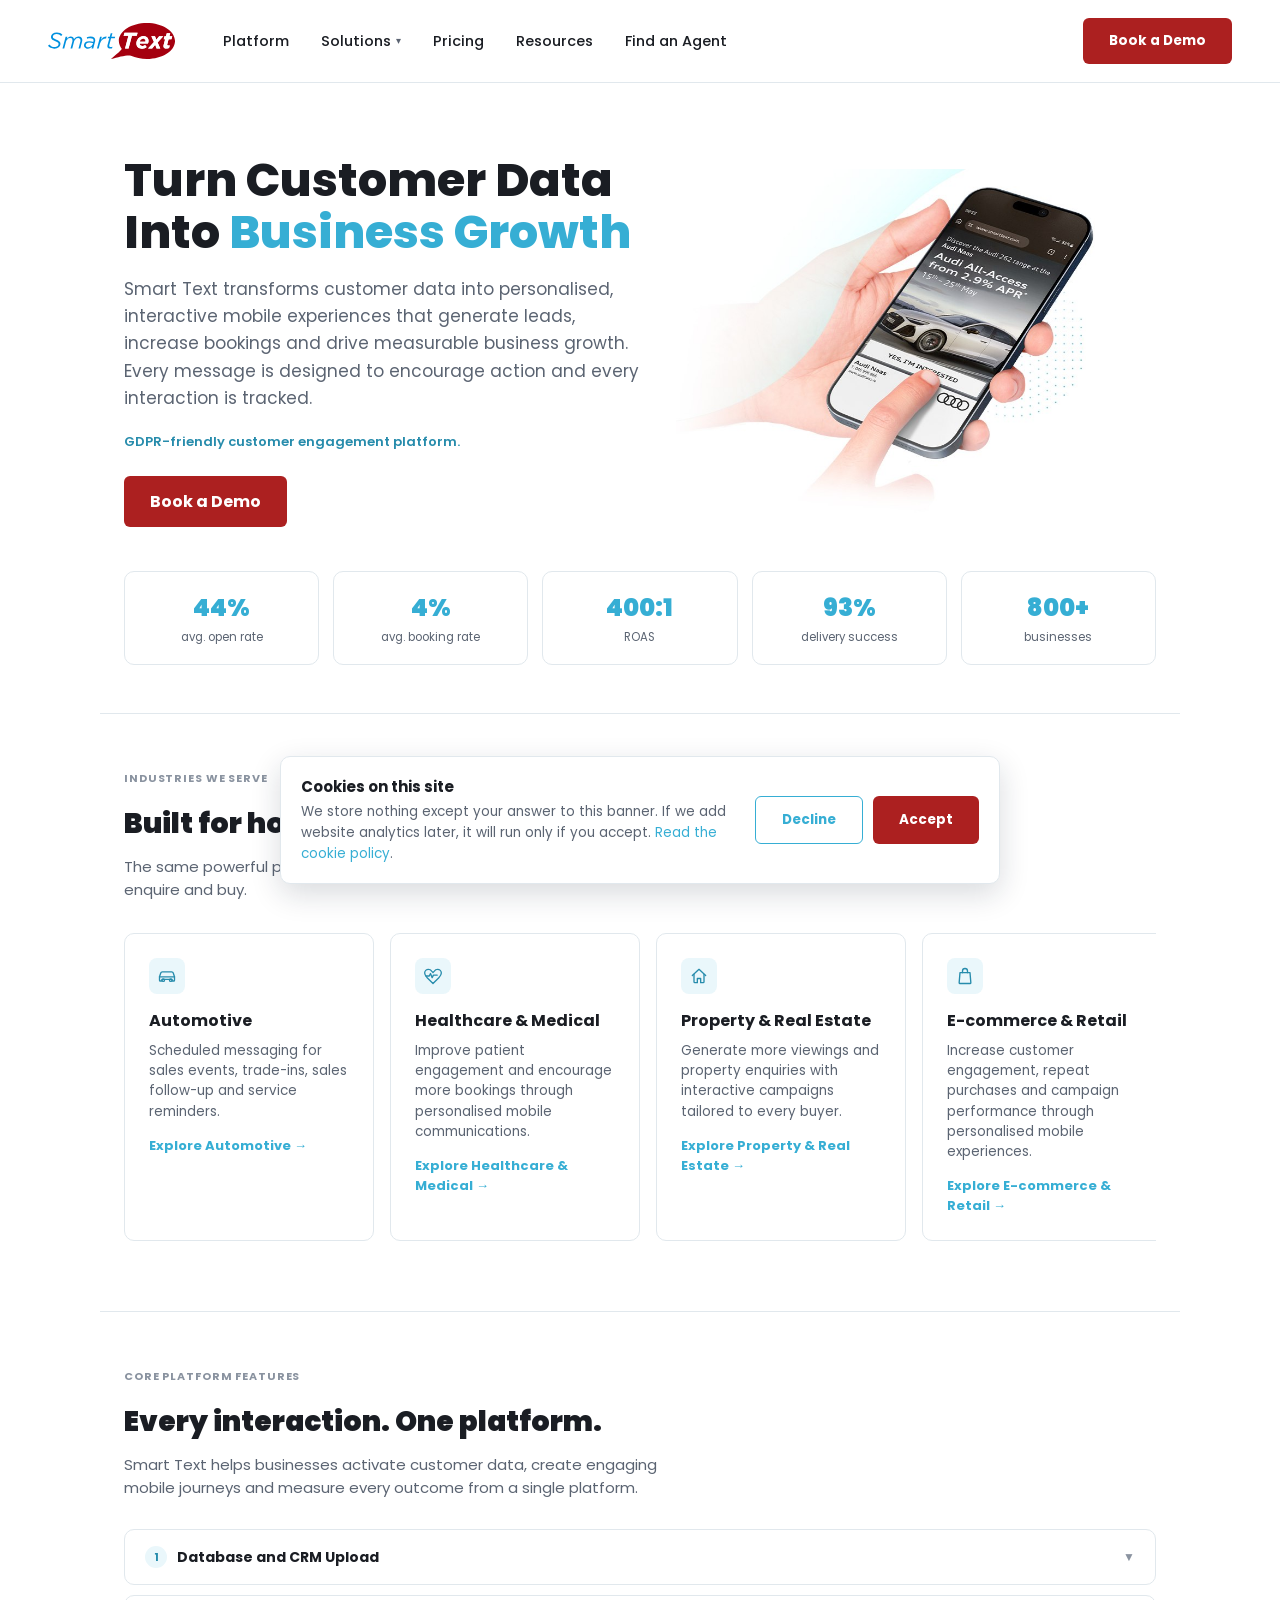
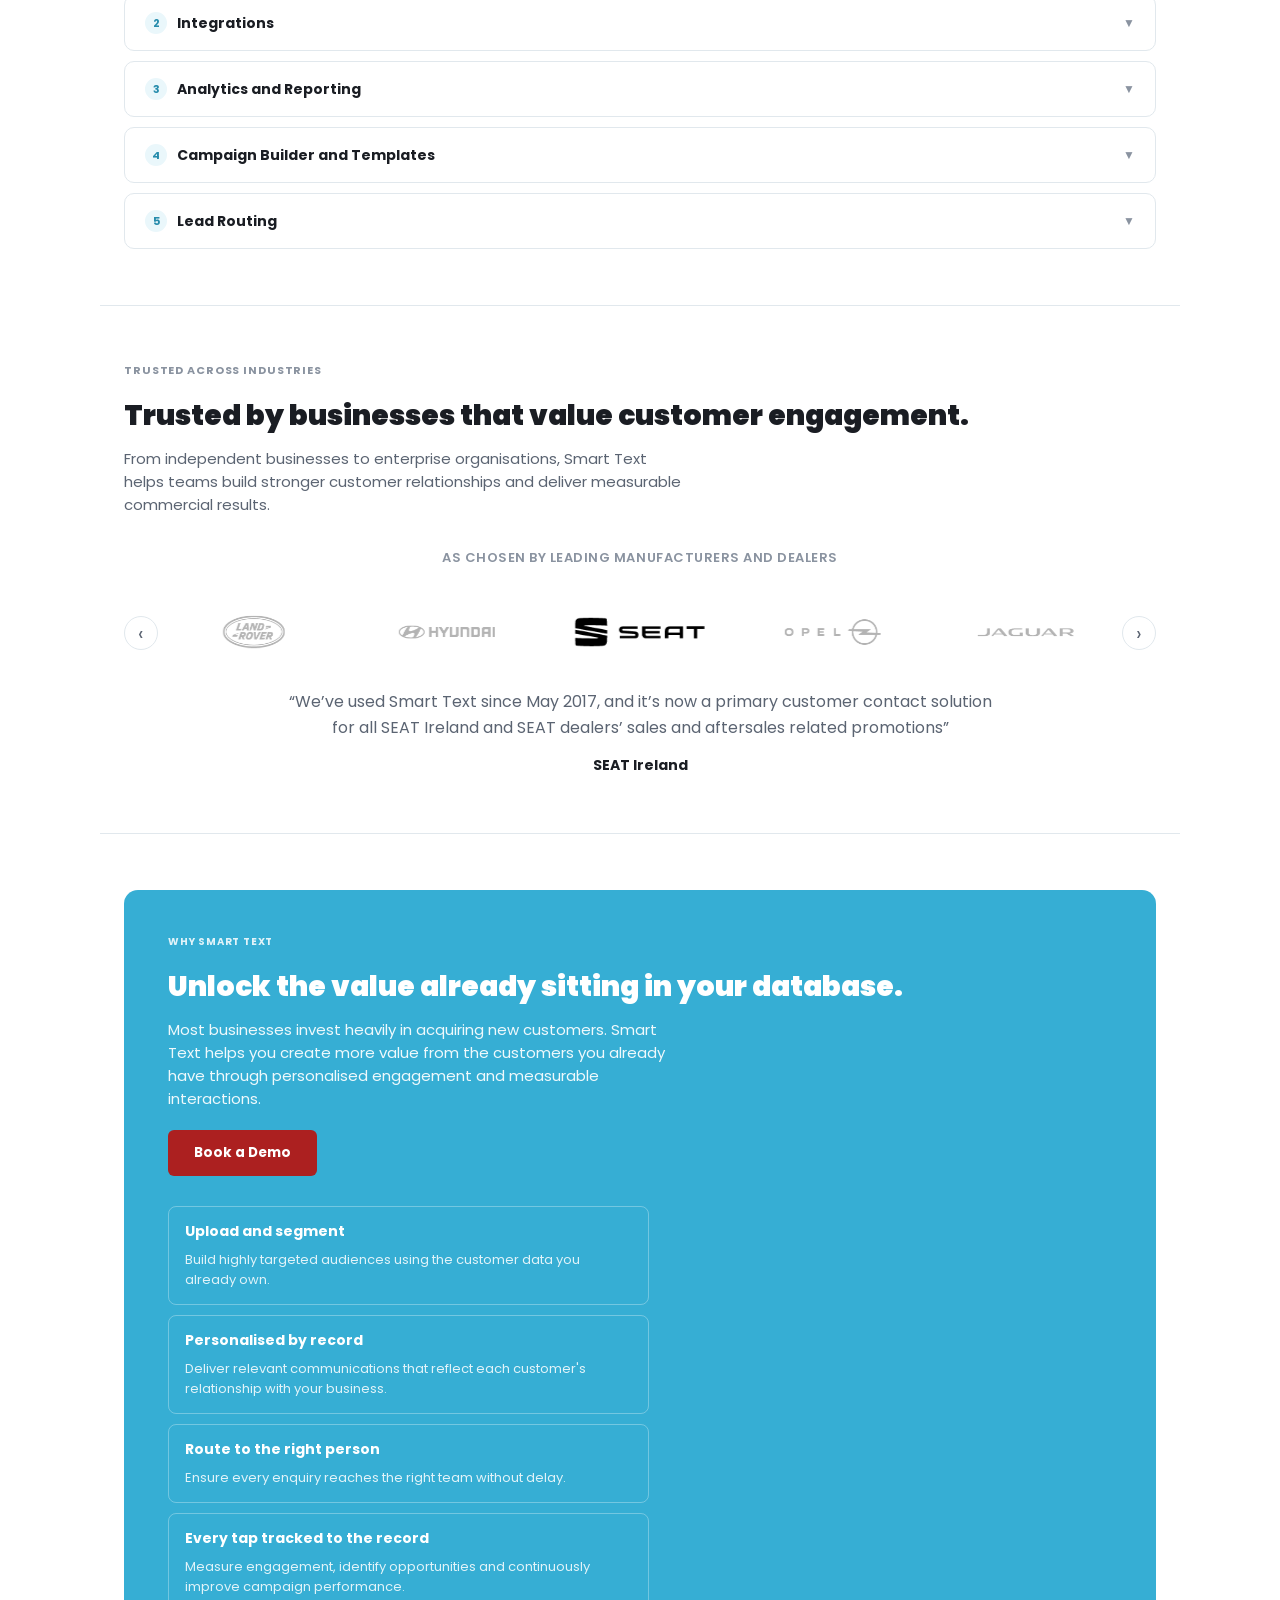
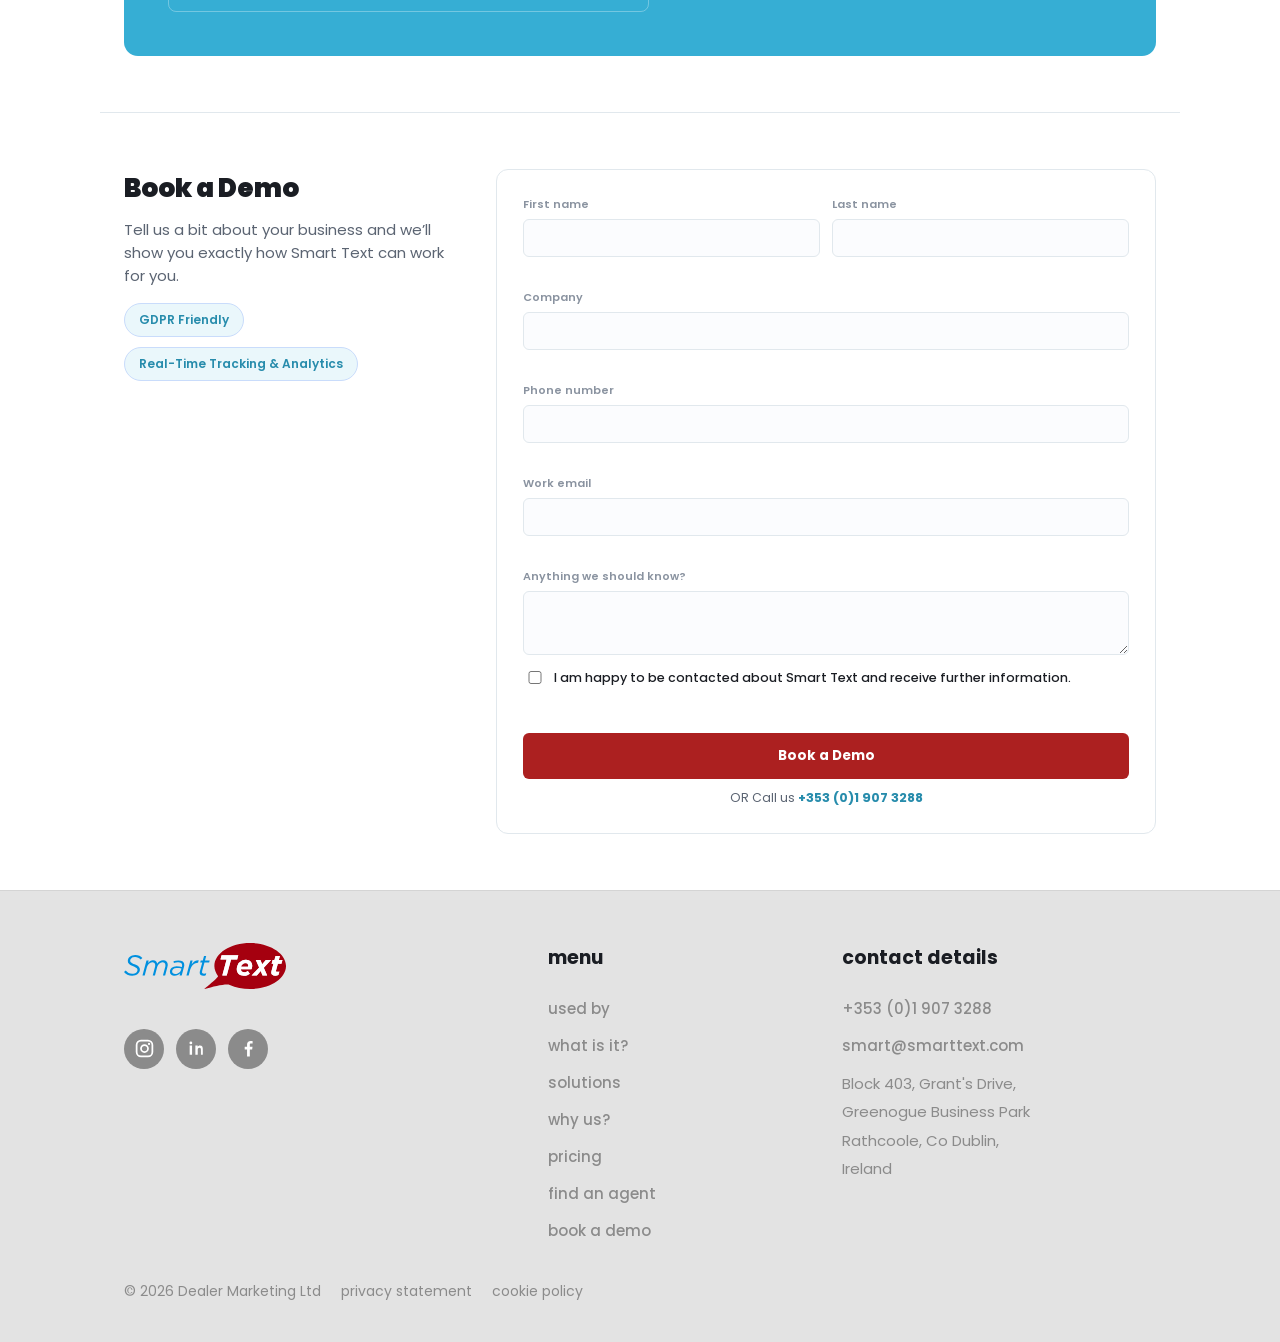
<file: index.html>
<!DOCTYPE html>
<html lang="en">
<head>
  <meta charset="utf-8">
  <meta name="viewport" content="width=device-width, initial-scale=1">
  <title>Smart Text | SMS Lead Generation &amp; Messaging Platform</title>
  <link rel="preconnect" href="https://fonts.googleapis.com">
  <link rel="preconnect" href="https://fonts.gstatic.com" crossorigin>
  <link href="https://fonts.googleapis.com/css2?family=Poppins:wght@400;500;600;700;800;900&display=swap" rel="stylesheet">
  <link rel="icon" type="image/x-icon" href="/favicon.ico?v=20261127-brand">
  <link rel="icon" type="image/svg+xml" href="/favicon.svg?v=20261127-brand">
  <link rel="apple-touch-icon" sizes="180x180" href="/apple-touch-icon.png?v=20261127-brand">
  <link rel="manifest" href="/site.webmanifest?v=20261127-brand">
  <meta name="theme-color" content="#B51615">
  <link rel="stylesheet" href="styles.css?v=20261127-logos">
</head>
<body>

  <!-- Every page — home, industries, pricing and agents — is a route rendered
       into these mounts by app.js. There is one HTML file for the whole site. -->
  <header class="site-header" id="site-header"></header>

  <main id="app"></main>
  <div id="modal-mount"></div>

  <footer class="site-footer" id="site-footer"></footer>
  <div id="cookie-mount"></div>

  <script src="app.js"></script>
  <script src="header.js"></script>
</body>
</html>
</file>
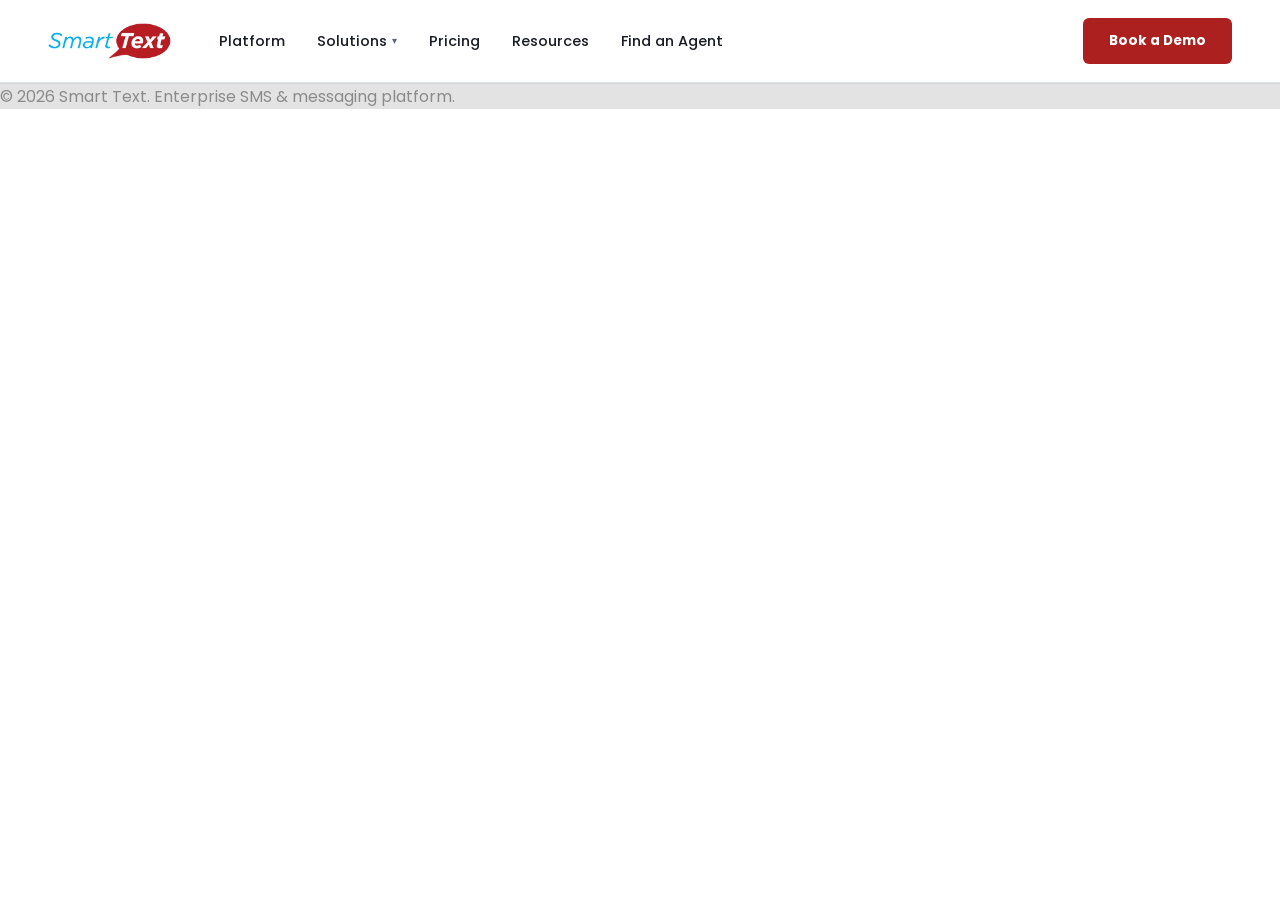
<file: INDEX~1.HTM>
<!DOCTYPE html>
<html lang="en">
<head>
  <meta charset="utf-8">
  <meta name="viewport" content="width=device-width, initial-scale=1">
  <title>Smart Text | SMS Lead Generation & Messaging Platform</title>
  <link rel="preconnect" href="https://fonts.googleapis.com">
  <link rel="preconnect" href="https://fonts.gstatic.com" crossorigin>
  <link href="https://fonts.googleapis.com/css2?family=Poppins:wght@400;500;600;700;800;900&display=swap" rel="stylesheet">
  <link rel="stylesheet" href="styles.css">
</head>
<body>

  <header class="site-header">
    <div class="header-left">
      <img class="logo" src="assets/logo.png" alt="Smart Text" data-action="goHome">
      <nav class="main-nav">
        <button class="nav-link" data-action="scrollToId:platform-features">Platform</button>
        <div class="nav-solutions">
          <button class="nav-solutions-trigger" data-action="toggleNav">Solutions <span class="chev">▾</span></button>
          <div id="nav-dropdown-mount"></div>
        </div>
        <button class="nav-link" data-action="scrollToDemoForm">Pricing</button>
        <button class="nav-link" data-action="scrollToId:testimonials">Resources</button>
        <a class="nav-link" href="agents.html">Find an Agent</a>
      </nav>
    </div>
    <div class="header-right">
      <button class="btn btn-primary" data-action="scrollToDemoForm">Book a Demo</button>
    </div>
  </header>

  <main id="app"></main>
  <div id="modal-mount"></div>

  <footer class="site-footer">© 2026 Smart Text. Enterprise SMS &amp; messaging platform.</footer>

  <script src="app.js"></script>
</body>
</html>
</file>
<file: styles.css>
/* ==========================================================================
   Smart Text — homepage styles
   Colors: brand red #AC2020, teal #36AED4, ink #1A1D23, gray #5B6472
   ========================================================================== */

:root {
  --ink: #1A1D23;
  --gray: #5B6472;
  --gray-light: #8A93A0;
  --border: #E1E8ED;
  --red: #AC2020;
  --teal: #36AED4;
  --teal-dark: #278CAC;
  --teal-bg: #EAF7FB;
  --teal-border: #C9DCFB;
  --bg: #FFFFFF;
  --footer-bg: #E3E3E3;
  --footer-text: #8B8B8B;
  --radius: 10px;
}

* { box-sizing: border-box; }

body {
  margin: 0;
  font-family: 'Poppins', -apple-system, 'Segoe UI', sans-serif;
  color: var(--ink);
  background: var(--bg);
  min-height: 100vh;
}

a { color: var(--teal); text-decoration: none; }
a:hover { color: var(--teal-dark); }

button { font-family: inherit; }

img { max-width: 100%; display: block; }

/* ---------- Header ---------- */

.site-header {
  display: flex;
  align-items: center;
  justify-content: space-between;
  padding: 18px 48px;
  border-bottom: 1px solid var(--border);
  position: relative;
  z-index: 50;
}

.header-left {
  display: flex;
  align-items: center;
  gap: 48px;
}

.logo {
  height: 36px;
  width: auto;
  cursor: pointer;
}

.main-nav {
  display: flex;
  align-items: center;
  gap: 32px;
}

.nav-link {
  color: var(--ink);
  font-weight: 500;
  font-size: 14.5px;
  background: none;
  border: none;
  cursor: pointer;
  padding: 0;
}

.nav-link-active { color: var(--teal); font-weight: 700; }

.header-right { display: flex; align-items: center; gap: 10px; }

/* Hamburger. Hidden entirely on desktop; the mobile block below reveals it.
   The middle bar is the element itself, the outer two are its pseudo
   elements, so the whole icon is one span. */
.nav-toggle {
  display: none;
  position: relative;
  width: 42px;
  height: 42px;
  align-items: center;
  justify-content: center;
  padding: 0;
  background: none;
  border: 1px solid var(--border);
  border-radius: 8px;
  cursor: pointer;
}

.nav-toggle-bar,
.nav-toggle-bar::before,
.nav-toggle-bar::after {
  display: block;
  width: 18px;
  height: 2px;
  border-radius: 2px;
  background: var(--ink);
  transition: transform .2s ease, background-color .2s ease;
}

.nav-toggle-bar::before,
.nav-toggle-bar::after {
  content: '';
  position: absolute;
  left: 12px;
}

.nav-toggle-bar::before { transform: translateY(-6px); }
.nav-toggle-bar::after { transform: translateY(6px); }

/* Open: the middle bar drops out and the other two cross into an X. */
.site-header.is-open .nav-toggle-bar { background: transparent; }
.site-header.is-open .nav-toggle-bar::before { transform: rotate(45deg); }
.site-header.is-open .nav-toggle-bar::after { transform: rotate(-45deg); }

.nav-solutions {
  position: relative;
}

.nav-solutions-trigger {
  color: var(--ink);
  font-weight: 500;
  font-size: 14.5px;
  cursor: pointer;
  display: flex;
  align-items: center;
  gap: 5px;
  background: none;
  border: none;
  padding: 0;
}

.nav-solutions-trigger .chev { font-size: 10px; color: var(--gray); }

.nav-dropdown {
  position: absolute;
  top: 28px;
  left: -16px;
  background: #fff;
  border: 1px solid var(--border);
  border-radius: var(--radius);
  box-shadow: 0 12px 32px rgba(20, 30, 40, .12);
  padding: 8px;
  width: 280px;
}

.nav-dropdown-item {
  display: flex;
  align-items: center;
  justify-content: space-between;
  padding: 11px 14px;
  border-radius: 7px;
  cursor: pointer;
}

.nav-dropdown-item:hover { background: var(--teal-bg); }

.nav-dropdown-name { font-size: 14px; font-weight: 700; color: var(--ink); }
.nav-dropdown-tagline { font-size: 12px; color: var(--gray); margin-top: 2px; }

.flagship-badge {
  font-size: 9.5px;
  font-weight: 700;
  letter-spacing: .04em;
  text-transform: uppercase;
  color: var(--teal-dark);
  background: var(--teal-bg);
  border: 1px solid var(--teal-border);
  border-radius: 20px;
  padding: 3px 8px;
}

/* ---------- Buttons ---------- */

.btn {
  display: inline-flex;
  align-items: center;
  justify-content: center;
  padding: 13px 26px;
  border-radius: 6px;
  font-weight: 700;
  font-size: 13.5px;
  cursor: pointer;
  border: none;
  transition: background .15s ease, opacity .15s ease;
}

.btn-primary { background: var(--red); color: #fff; }
.btn-primary:hover { opacity: .9; }

.btn-outline {
  background: transparent;
  color: var(--teal);
  border: 1.5px solid var(--teal);
}
.btn-outline:hover { background: var(--teal-bg); }

.btn-lg { font-size: 16px; padding: 13px 26px; }
.btn-block { width: 100%; margin-top: 6px; }
.btn-sm { font-size: 12.5px; padding: 9px 16px; }
.btn-danger { color: var(--red); border-color: var(--red); }
.btn-danger:hover { background: #FBEAEA; }

/* ---------- Layout helpers ---------- */

.section {
  max-width: 1080px;
  margin: 0 auto;
  padding: 56px 24px;
  border-top: 1px solid var(--border);
}

.section-tight { padding-top: 36px; }
.section-center { text-align: center; }

.eyebrow {
  font-size: 11px;
  font-weight: 700;
  letter-spacing: .08em;
  text-transform: uppercase;
  color: var(--gray-light);
  margin-bottom: 16px;
}

.eyebrow-left { text-align: left; }
.eyebrow-on-dark { color: rgba(255, 255, 255, .85); font-size: 10px; }

.section h2 { font-size: 28px; font-weight: 900; margin: 0 0 10px; }
.section-lead { font-size: 15px; color: var(--gray); max-width: 560px; margin: 0; }

.visual-placeholder {
  border: 2px dashed #B9DCE8;
  background: var(--teal-bg);
  border-radius: var(--radius);
  padding: 30px;
  color: var(--teal-dark);
  font-size: 12.5px;
  font-weight: 600;
  text-align: center;
}

.visual-placeholder-dark {
  background: rgba(255, 255, 255, .14);
  border: 1px solid rgba(255, 255, 255, .45);
  color: #fff;
  min-height: 200px;
  display: flex;
  align-items: center;
  justify-content: center;
  padding: 20px;
}

/* ---------- Hero ---------- */

.hero {
  max-width: 1080px;
  margin: 0 auto;
  padding: 72px 24px 48px;
  position: relative;
  overflow: hidden;
}

/* Text on the left, the phone mock-up on the right. The artwork carries its
   own soft gradient, so the hero needs no glow behind it. */
.hero-grid {
  display: grid;
  grid-template-columns: minmax(0, 1fr) minmax(0, 480px);
  align-items: center;
  gap: 24px;
}

.hero-visual {
  display: block;
  width: 100%;
  height: auto;
  /* The artwork sits on white, so it blends into the page rather than
     reading as a photo in a box. */
  margin-right: -24px;
}

.hero-inner { position: relative; }

.hero h1 {
  font-size: 46px;
  line-height: 1.12;
  font-weight: 800;
  margin: 0 0 18px;
}

.hero .accent { color: var(--teal); }

.hero-sub {
  font-size: 17px;
  line-height: 1.6;
  color: var(--gray);
  max-width: 520px;
  margin: 0 0 20px;
}

.pill {
  display: inline-flex;
  align-items: center;
  gap: 6px;
  background: var(--teal-bg);
  color: var(--teal-dark);
  border: 1px solid var(--teal-border);
  border-radius: 20px;
  padding: 7px 14px;
  font-size: 12.5px;
  font-weight: 600;
  margin-bottom: 24px;
}

.pill-row { display: flex; gap: 10px; flex-wrap: wrap; }
.pill-row .pill { margin-bottom: 0; font-size: 12px; }

.trust-line {
  font-size: 13px;
  font-weight: 600;
  color: var(--teal-dark);
  margin-bottom: 24px;
}

.hero-ctas { display: flex; gap: 12px; flex-wrap: wrap; }

.hero-cta-label {
  font-size: 11px;
  font-weight: 700;
  letter-spacing: .06em;
  text-transform: uppercase;
  color: var(--teal-dark);
  margin-bottom: 10px;
}

.hero-vertical-wrap {
  display: grid;
  grid-template-columns: 1.1fr 1fr;
  gap: 40px;
  align-items: stretch;
}

.hero-vertical { max-width: 560px; }
.hero-vertical h1 {
  font-size: 40px;
  line-height: 1.15;
  font-weight: 900;
  margin: 0 0 16px;
  letter-spacing: -.01em;
}

.hero-vertical-banner {
  border-radius: 14px;
  overflow: hidden;
  min-height: 320px;
  background: var(--teal-bg);
}

.hero-banner-video {
  display: block;
  width: 100%;
  height: 100%;
  object-fit: cover;
  background: #000;
}

/* ---------- Vertical hero: full-bleed video background with text overlay ---------- */

.hero-video-banner {
  position: relative;
  width: 100%;
  max-width: 100%;
  box-sizing: border-box;
  border-radius: 14px;
  overflow: hidden;
  aspect-ratio: 1900 / 672;
  min-height: 480px;
  display: flex;
  align-items: center;
  background: #000;
}

.hero-video-banner .hero-banner-video,
.hero-video-banner .hero-banner-image {
  position: absolute;
  inset: 0;
  width: 100%;
  height: 100%;
  object-fit: cover;
  z-index: 0;
}

.hero-banner-placeholder-bg {
  position: absolute;
  inset: 0;
  z-index: 0;
  display: flex;
  align-items: center;
  justify-content: center;
  text-align: center;
  padding: 30px;
  background: linear-gradient(135deg, #3a6fd0 0%, #6a4fc9 100%);
  color: rgba(255, 255, 255, .55);
  font-size: 13px;
  font-weight: 600;
}

.hero-video-scrim {
  position: absolute;
  inset: 0;
  z-index: 1;
  background: linear-gradient(90deg, rgba(8, 18, 38, .68) 0%, rgba(8, 18, 38, .4) 42%, rgba(8, 18, 38, 0) 72%);
}

.hero-video-overlay {
  position: relative;
  z-index: 2;
  max-width: 540px;
  padding: 56px 48px;
  color: #fff;
}

.hero-video-overlay h1 { color: #fff; font-size: 38px; line-height: 1.15; font-weight: 900; margin: 0 0 16px; letter-spacing: -.01em; }
.hero-video-overlay .hero-sub { color: rgba(255, 255, 255, .88); }
.hero-video-overlay .hero-cta-label { color: rgba(255, 255, 255, .85); margin-top: 8px; }

@media (max-width: 860px) {
  .hero-video-banner { aspect-ratio: auto; min-height: 500px; }
  .hero-video-overlay { padding: 40px 28px; max-width: none; }
  .hero-video-overlay h1 { font-size: 30px; }
}

/* ---------- Use case cards (image-based, industry pages) ---------- */

.usecase-grid {
  display: grid;
  grid-template-columns: repeat(2, 1fr);
  gap: 24px;
  margin-top: 24px;
}

/* Three use cases sit on one row rather than leaving one orphaned below. */
.usecase-grid-3 { grid-template-columns: repeat(3, 1fr); }

.usecase-card {
  border: 1px solid var(--border);
  border-radius: var(--radius);
  overflow: hidden;
  background: #fff;
}

.usecase-image {
  display: block;
  width: 100%;
  height: 180px;
  object-fit: cover;
  background: var(--teal-bg);
}

.usecase-image-placeholder {
  height: 180px;
  display: flex;
  flex-direction: column;
  align-items: center;
  justify-content: center;
  gap: 10px;
  text-align: center;
  padding: 20px;
  background: linear-gradient(135deg, #EAF7FB 0%, #DCEAFB 100%);
  border-bottom: 1px solid var(--teal-border);
}

.usecase-image-icon {
  width: 56px;
  height: 56px;
  border-radius: 50%;
  background: #fff;
  color: var(--teal-dark);
  display: flex;
  align-items: center;
  justify-content: center;
  box-shadow: 0 2px 8px rgba(20, 90, 120, .12);
}

.usecase-image-label {
  font-size: 11px;
  font-weight: 700;
  letter-spacing: .04em;
  text-transform: uppercase;
  color: var(--teal-dark);
  opacity: .7;
}

.usecase-card-body { padding: 20px 22px; }
.usecase-card-body h3 { font-size: 17px; font-weight: 800; margin: 0 0 8px; }
.usecase-card-body p { font-size: 14px; color: var(--gray); line-height: 1.5; margin: 0; }

@media (max-width: 860px) {
  .usecase-grid { grid-template-columns: 1fr; }
}

.hero-banner-placeholder {
  height: 100%;
  min-height: 320px;
  display: flex;
  align-items: center;
  justify-content: center;
  text-align: center;
  padding: 30px;
  border: 2px dashed #B9DCE8;
  border-radius: 14px;
  color: var(--teal-dark);
  font-size: 13px;
  font-weight: 600;
}

/* ---------- Stats ---------- */

.stat-grid {
  display: grid;
  gap: 14px;
  margin-top: 44px;
}

.stat-grid-5 { grid-template-columns: repeat(5, 1fr); }
.stat-grid-4 { grid-template-columns: repeat(4, 1fr); margin-top: 40px; }

.stat-card {
  background: #fff;
  border: 1px solid var(--border);
  border-radius: var(--radius);
  padding: 18px 12px;
  text-align: center;
}

.stat-n { font-weight: 900; font-size: 24px; color: var(--teal); }
.stat-l { font-size: 11.5px; color: var(--gray); margin-top: 4px; }

/* ---------- Industry cards ---------- */

.card-row {
  display: flex;
  gap: 16px;
  margin-top: 32px;
  overflow-x: auto;
  padding-bottom: 14px;
}

.industry-card {
  flex: 0 0 250px;
  background: #fff;
  border: 1px solid var(--border);
  border-radius: var(--radius);
  padding: 24px;
  cursor: pointer;
  transition: border-color .15s ease;
}

.industry-card:hover { border-color: var(--teal); }

.industry-icon {
  width: 36px;
  height: 36px;
  border-radius: 8px;
  background: var(--teal-bg);
  color: var(--teal-dark);
  margin-bottom: 14px;
  display: flex;
  align-items: center;
  justify-content: center;
}

.industry-card h3 { font-size: 16px; font-weight: 700; margin: 0 0 8px; }
.industry-card p { font-size: 13.5px; color: var(--gray); margin: 0 0 14px; line-height: 1.5; }
.card-cta { font-size: 13px; font-weight: 700; color: var(--teal); }

/* ---------- Accordions ---------- */

.accordion { display: flex; flex-direction: column; gap: 10px; margin-top: 30px; }

.accordion-item {
  border: 1.5px solid var(--border);
  border-radius: var(--radius);
  background: #fff;
  overflow: hidden;
}

.accordion-item.is-active { border-color: var(--teal); }

.accordion-head {
  display: flex;
  justify-content: space-between;
  align-items: center;
  padding: 16px 20px;
  font-weight: 700;
  color: var(--ink);
  font-size: 14px;
  cursor: pointer;
}

.accordion-item.is-active .accordion-head { background: var(--teal-bg); }

.accordion-title { display: flex; align-items: center; }

.accordion-badge {
  display: inline-flex;
  align-items: center;
  justify-content: center;
  width: 22px;
  height: 22px;
  border-radius: 50%;
  background: var(--teal-bg);
  color: var(--teal-dark);
  font-size: 11px;
  font-weight: 700;
  margin-right: 10px;
}

.accordion-chev { color: var(--gray-light); font-size: 12px; }

.accordion-body { padding: 0 20px 22px; }
.accordion-body p { font-size: 14px; color: var(--gray); line-height: 1.6; margin: 0 0 16px; max-width: 640px; }

.accordion-video {
  display: block;
  width: 100%;
  border-radius: var(--radius);
  /* Animations sit on white, so a black backing would letterbox them. */
  background: transparent;
  /* Nothing to click: keeps the native control overlay and context menu
     from appearing on hover/right-click. */
  pointer-events: none;
}

/* ---------- Client logo carousel ---------- */

.logo-carousel { margin-top: 32px; }

.logo-strip-label {
  text-align: center;
  font-size: 13px;
  font-weight: 600;
  letter-spacing: 0.04em;
  text-transform: uppercase;
  color: var(--gray-light);
  margin-bottom: 20px;
}

.logo-stage { position: relative; display: flex; align-items: center; }

.logo-viewport { overflow: hidden; flex: 1 1 auto; }

.logo-track { display: flex; will-change: transform; }

.logo-slide {
  flex: 0 0 auto;
  display: flex;
  align-items: center;
  justify-content: center;
  padding: 18px 0;
  cursor: pointer;
}

.logo-slide img {
  width: auto;
  max-width: 78%;
  max-height: 56px;
  /* Off-centre logos sit back so the centred one carries the eye. */
  filter: grayscale(1) opacity(0.3);
  transform: scale(0.82);
  transition: filter 500ms ease, transform 500ms ease;
}

.logo-slide.is-center img {
  filter: none;
  transform: scale(1.1);
}

.logo-nav {
  flex: 0 0 auto;
  width: 34px;
  height: 34px;
  display: flex;
  align-items: center;
  justify-content: center;
  border: 1px solid var(--border);
  border-radius: 50%;
  background: #fff;
  color: var(--gray);
  font-size: 20px;
  line-height: 1;
  cursor: pointer;
  transition: border-color 200ms ease, color 200ms ease;
}

.logo-nav:hover { border-color: var(--teal); color: var(--teal); }

.logo-quote {
  margin: 12px auto 0;
  max-width: 720px;
  text-align: center;
  transition: opacity 400ms ease;
}

/* Held faded while the logos slide, so the quote and the centred logo are
   never seen disagreeing. */
.logo-quote.is-fading { opacity: 0; }

.logo-quote-text {
  font-size: 16px;
  line-height: 1.65;
  color: var(--gray);
  margin: 0 0 10px;
}

/* Quotes are supplied unquoted, so the marks are decoration. */
.logo-quote-text::before { content: '\201C'; }
.logo-quote-text::after { content: '\201D'; }

.logo-quote-author {
  font-style: normal;
  font-weight: 700;
  font-size: 14px;
  color: var(--ink);
}

@media (max-width: 767px) {
  .logo-quote-text { font-size: 15px; }
  .logo-slide img { max-width: 62%; }
}

/* ---------- Reactivation (dark panel) ---------- */

.reactivation {
  background: var(--teal);
  color: #fff;
  border-radius: 14px;
  padding: 44px;
}

.reactivation h2 { font-size: 28px; font-weight: 900; margin: 0 0 10px; }

.reactivation-sub {
  font-size: 15px;
  color: rgba(255, 255, 255, .92);
  max-width: 520px;
  margin: 0 0 20px;
}

.reactivation .btn-primary { margin-bottom: 0; }

.reactivation-grid {
  display: grid;
  grid-template-columns: 1.1fr 1fr;
  gap: 26px;
  align-items: start;
  margin-top: 30px;
}

.ways-list { display: flex; flex-direction: column; gap: 10px; }

/* Static: these read as a list of points, not controls, so no pointer
   cursor and no expand/collapse state. */
.way-item {
  border: 1px solid rgba(255, 255, 255, .3);
  border-radius: 8px;
  padding: 14px 16px;
}

.way-item b { display: block; font-size: 14px; color: #fff; }
.way-item p { font-size: 13px; color: rgba(255, 255, 255, .85); margin: 8px 0 0; }

/* One animation covering all four points, sitting where the placeholder was.
   Ambient like the feature videos: no controls, nothing to click. */
.reactivation-video {
  width: 100%;
  /* Squares off against the list beside it: top edge level with the first
     point, bottom edge level with the last. The grid sets align-items:start,
     so this overrides it to fill the row instead. */
  align-self: stretch;
  height: 100%;
  /* The source is square and the column is near-square, so cover trims only a
     few percent to fill the box exactly. */
  object-fit: cover;
  border-radius: var(--radius);
  background: transparent;
  pointer-events: none;
}

/* ---------- Industry page: situation, samples, steps, close ---------- */

.situation-grid,
.step-grid {
  display: grid;
  gap: 16px;
  margin-top: 26px;
}

.situation-grid { grid-template-columns: repeat(3, 1fr); }
.step-grid { grid-template-columns: repeat(4, 1fr); }

.situation-card {
  border: 1px solid var(--border);
  border-left: 3px solid var(--red);
  border-radius: var(--radius);
  padding: 20px;
  background: #fff;
}

.situation-card b { display: block; font-size: 15px; margin-bottom: 6px; }
.situation-card p { margin: 0; font-size: 14px; color: var(--gray); line-height: 1.6; }

.step { padding-top: 4px; }

.step-n {
  width: 28px;
  height: 28px;
  border-radius: 50%;
  background: var(--teal-bg);
  color: var(--teal-dark);
  font-size: 13px;
  font-weight: 800;
  display: flex;
  align-items: center;
  justify-content: center;
  margin-bottom: 12px;
}

.step b { display: block; font-size: 15px; margin-bottom: 6px; }
.step p { margin: 0; font-size: 14px; color: var(--gray); line-height: 1.6; }

/* One real example per supported industry. */
.sample-showcase {
  display: grid;
  grid-template-columns: minmax(0, 420px);
  gap: 12px;
  margin-top: 24px;
}

.sample-card {
  width: 100%;
  border: 1px solid var(--border);
  border-radius: var(--radius);
  padding: 18px 16px;
  background: #fff;
  color: var(--ink);
  font: inherit;
  text-align: left;
  cursor: pointer;
  transition: border-color .15s ease, transform .15s ease;
}
.sample-card:focus-visible { outline: 2px solid var(--teal); outline-offset: 3px; }

.sample-card:hover { border-color: var(--teal); transform: translateY(-2px); }
.sample-card-name { font-size: 14.5px; font-weight: 700; }
.sample-card-desc { font-size: 13px; color: var(--gray); margin-top: 4px; line-height: 1.5; }

.close-cta {
  background: var(--teal-bg);
  border: 1px solid var(--teal-border);
  border-radius: 14px;
  padding: 36px;
  text-align: center;
}

.close-cta h2 { margin: 0 0 8px; }
.close-cta p { margin: 0 auto 20px; max-width: 520px; color: var(--gray); font-size: 15px; }
.close-cta-actions { display: flex; gap: 12px; justify-content: center; flex-wrap: wrap; }

/* ---------- FAQs (industry pages + pricing) ---------- */

.faq-list {
  display: flex;
  flex-direction: column;
  gap: 10px;
  max-width: 820px;
}

.faq-item {
  border: 1.5px solid var(--border);
  border-radius: 10px;
  overflow: hidden;
  background: #fff;
  transition: border-color .15s ease;
}

.faq-item.faq-open { border-color: var(--teal); }

.faq-q {
  width: 100%;
  display: flex;
  align-items: center;
  justify-content: space-between;
  gap: 16px;
  padding: 16px 18px;
  background: none;
  border: none;
  font-family: inherit;
  font-size: 15px;
  font-weight: 700;
  color: var(--ink);
  text-align: left;
  cursor: pointer;
}

.faq-item.faq-open .faq-q { background: var(--teal-bg); }

.faq-chev { color: var(--teal-dark); font-size: 11px; flex-shrink: 0; }

.faq-a { padding: 4px 18px 18px; }
.faq-a p { margin: 0; font-size: 14.5px; line-height: 1.6; color: var(--gray); }

/* ---------- Pricing ---------- */

.pricing-toggle {
  display: inline-flex;
  gap: 4px;
  margin: 24px 0 30px;
  padding: 4px;
  background: #F1F5F8;
  border-radius: 999px;
}

.pricing-toggle-btn {
  display: inline-flex;
  align-items: center;
  gap: 8px;
  padding: 10px 20px;
  border: none;
  border-radius: 999px;
  background: transparent;
  color: var(--gray);
  font-size: 14px;
  font-weight: 600;
  cursor: pointer;
  transition: background-color .2s ease, color .2s ease;
}

.pricing-toggle-btn.is-active {
  background: #fff;
  color: var(--ink);
  box-shadow: 0 1px 3px rgba(20, 30, 40, .14);
}

.pricing-toggle-tag {
  font-size: 10.5px;
  font-weight: 700;
  letter-spacing: .04em;
  text-transform: uppercase;
  color: var(--teal-dark);
  background: var(--teal-bg);
  border-radius: 999px;
  padding: 3px 8px;
}

.plan-grid {
  display: grid;
  grid-template-columns: repeat(3, 1fr);
  gap: 20px;
  align-items: start;
}

/* Two plans, held to a readable width rather than stretched across the page. */
.plan-grid-2 {
  grid-template-columns: repeat(2, minmax(0, 1fr));
  max-width: 760px;
}

.plan-card {
  position: relative;
  display: flex;
  flex-direction: column;
  background: #fff;
  border: 1px solid var(--border);
  border-radius: 14px;
  padding: 28px 24px 24px;
}

/* The popular plan is lifted out of the row so the eye lands on it first. */
.plan-card.is-popular {
  border-color: var(--teal);
  box-shadow: 0 14px 34px rgba(20, 30, 40, .10);
}

.plan-popular {
  position: absolute;
  top: -12px;
  left: 24px;
  background: var(--teal);
  color: #fff;
  font-size: 11px;
  font-weight: 700;
  letter-spacing: .04em;
  text-transform: uppercase;
  padding: 5px 12px;
  border-radius: 999px;
}

.plan-name { font-size: 19px; font-weight: 800; }
.plan-tagline { font-size: 13.5px; color: var(--gray); margin-top: 3px; }

.plan-price {
  font-size: 34px;
  font-weight: 900;
  margin-top: 18px;
  line-height: 1.1;
}

.plan-per { font-size: 14px; font-weight: 600; color: var(--gray); margin-left: 4px; }

.plan-trial,
.plan-save {
  display: inline-block;
  margin-top: 10px;
  padding: 4px 10px;
  border-radius: 999px;
  font-size: 12px;
  font-weight: 700;
  color: var(--teal-dark);
  background: var(--teal-bg);
}

.plan-billed { font-size: 12.5px; color: var(--gray); margin-top: 8px; }

/* Sits where the saving badge would be, so the three cards stay aligned. */
.plan-note { font-size: 12.5px; color: var(--gray-light); margin-top: 12px; }

.plan-features {
  list-style: none;
  margin: 22px 0 22px;
  padding: 0;
  display: flex;
  flex-direction: column;
  gap: 12px;
  flex: 1 1 auto;
}

.plan-feature {
  display: flex;
  align-items: flex-start;
  gap: 10px;
  font-size: 13.5px;
  color: var(--gray);
  line-height: 1.45;
}

.plan-feature b { font-weight: 600; color: var(--ink); }
.plan-feature.is-excluded { color: var(--gray-light); }
.plan-feature.is-excluded b { color: var(--gray-light); }

.plan-icon { width: 18px; height: 18px; flex: 0 0 18px; margin-top: 1px; color: var(--teal); }
.plan-feature.is-excluded .plan-icon { color: #D86363; }

.pricing-footnote {
  font-size: 13px;
  color: var(--gray-light);
  margin-top: 26px;
  max-width: 640px;
}

/* ---------- Client quotes (industry pages) ---------- */

.client-quote-grid {
  display: grid;
  grid-template-columns: repeat(3, 1fr);
  gap: 18px;
  margin-top: 26px;
}

.client-quote {
  margin: 0;
  background: #fff;
  border: 1px solid var(--border);
  border-radius: var(--radius);
  padding: 24px 22px;
  display: flex;
  flex-direction: column;
}

.client-quote-logo {
  align-self: center;
  width: auto;
  height: 48px;
  max-width: 100%;
  object-fit: contain;
  margin-bottom: 16px;
  filter: grayscale(1);
  opacity: .75;
}

.client-quote blockquote {
  margin: 0 0 14px;
  font-size: 14.5px;
  line-height: 1.6;
  color: var(--gray);
  flex: 1 1 auto;
}

.client-quote blockquote::before { content: '\201C'; }
.client-quote blockquote::after { content: '\201D'; }

.client-quote figcaption { font-size: 13px; font-weight: 700; color: var(--ink); }

/* ---------- Breadcrumb / badges / quote ---------- */

.breadcrumb {
  max-width: 1080px;
  margin: 0 auto;
  padding: 20px 24px 0;
  font-size: 13px;
  color: var(--gray);
}

.breadcrumb-link { cursor: pointer; color: var(--teal); font-weight: 600; }

.badge-row { display: flex; gap: 10px; flex-wrap: wrap; }

.badge {
  display: inline-flex;
  align-items: center;
  background: var(--teal-bg);
  color: var(--teal-dark);
  border: 1px solid var(--teal-border);
  border-radius: 20px;
  padding: 8px 16px;
  font-size: 13px;
  font-weight: 600;
}

.quote-card {
  background: #fff;
  border: 1px solid var(--border);
  border-radius: var(--radius);
  padding: 26px;
  max-width: 640px;
}

.quote-tag {
  font-size: 10px;
  font-weight: 700;
  letter-spacing: .06em;
  text-transform: uppercase;
  color: var(--teal);
  margin-bottom: 8px;
}

.quote-card p { font-size: 15px; line-height: 1.6; margin: 0 0 12px; }
.quote-author { font-size: 13px; color: var(--gray); font-weight: 600; }

/* ---------- Demo form ---------- */

.demo-grid {
  display: grid;
  grid-template-columns: 1fr 1fr;
  gap: 46px;
}

.demo-title { font-weight: 900; font-size: 26px; margin-bottom: 10px; }
.demo-sub { font-size: 15px; color: var(--gray); max-width: 420px; margin: 0 0 16px; }

.demo-form {
  background: #fff;
  border: 1px solid var(--border);
  border-radius: 12px;
  padding: 26px;
  position: relative;
}

.form-fields { display: flex; flex-direction: column; }
.form-fields[hidden] { display: none; }

.field-row { display: grid; grid-template-columns: 1fr 1fr; gap: 12px; }

.field {
  display: flex;
  flex-direction: column;
  margin-bottom: 14px;
}

.field span:first-child {
  font-size: 11px;
  font-weight: 600;
  color: var(--gray-light);
  margin-bottom: 6px;
}

.field input,
.field select,
.field textarea {
  height: 38px;
  border: 1.5px solid var(--border);
  border-radius: 6px;
  background: #FBFCFE;
  padding: 0 12px;
  font-family: inherit;
  font-size: 14px;
  color: var(--ink);
}

.field select { appearance: auto; cursor: pointer; }
.field textarea { height: 64px; padding: 8px 12px; resize: vertical; }

.field input:focus,
.field select:focus,
.field textarea:focus {
  outline: none;
  border-color: var(--teal);
  background: #fff;
}

.field.has-error input,
.field.has-error select,
.field.has-error textarea { border-color: var(--red); }

.field-error {
  font-size: 11.5px;
  color: var(--red);
  min-height: 14px;
  margin-top: 4px;
}

.form-success {
  display: flex;
  flex-direction: column;
  align-items: center;
  text-align: center;
  padding: 40px 10px;
}

.form-success[hidden] { display: none; }

.form-success-icon {
  width: 44px;
  height: 44px;
  border-radius: 50%;
  background: var(--teal-bg);
  color: var(--teal-dark);
  display: flex;
  align-items: center;
  justify-content: center;
  font-size: 22px;
  font-weight: 700;
  margin-bottom: 14px;
}

.form-success-title { font-weight: 800; font-size: 17px; margin-bottom: 6px; }
.form-success p { font-size: 13.5px; color: var(--gray); margin: 0; }

.checkbox-field {
  flex-direction: row;
  flex-wrap: wrap;
  align-items: flex-start;
  gap: 8px;
}

.checkbox-field input[type="checkbox"] {
  height: auto;
  width: 16px;
  min-width: 16px;
  margin-top: 2px;
  accent-color: var(--teal);
}

.checkbox-field .checkbox-label {
  font-size: 12.5px;
  font-weight: 500;
  color: var(--ink);
  line-height: 1.4;
  margin: 0;
  flex: 1;
}
.checkbox-field .field-error { width: 100%; }

.demo-call-alt {
  text-align: center;
  font-size: 12.5px;
  color: var(--gray);
  margin: 10px 0 0;
}
.demo-call-alt a { color: var(--teal-dark); font-weight: 700; text-decoration: none; }
.demo-call-alt a:hover { text-decoration: underline; }

.required-tag { font-weight: 400; color: var(--gray-light); }

/* ---------- Demo modal (industry page banner CTA) ---------- */

body.modal-open { overflow: hidden; }

.modal-overlay {
  position: fixed;
  inset: 0;
  background: rgba(15, 23, 32, 0.55);
  display: flex;
  align-items: center;
  justify-content: center;
  padding: 24px;
  z-index: 1000;
  overflow-y: auto;
}

.modal-card {
  position: relative;
  background: #fff;
  border-radius: 16px;
  width: 100%;
  max-width: 520px;
  max-height: calc(100vh - 48px);
  overflow-y: auto;
  padding: 32px 32px 28px;
  margin: auto;
  box-shadow: 0 24px 60px rgba(15, 23, 32, 0.25);
}

.modal-close {
  position: absolute;
  top: 14px;
  right: 14px;
  width: 32px;
  height: 32px;
  border-radius: 50%;
  border: none;
  background: var(--teal-bg);
  color: var(--teal-dark);
  font-size: 20px;
  line-height: 1;
  cursor: pointer;
  display: flex;
  align-items: center;
  justify-content: center;
}
.modal-close:hover { background: var(--border); }

.modal-title { font-weight: 900; font-size: 22px; text-align: center; margin-bottom: 6px; }
.modal-sub { font-size: 13.5px; color: var(--gray); text-align: center; margin: 0 0 20px; }

.modal-form { border: none; padding: 0; }

@media (max-width: 520px) {
  .modal-card { padding: 28px 20px 22px; }
}

/* ---------- Footer ---------- */

/* Mirrors the footer on smarttext.com: light grey panel, brand and socials
   on the left, then a menu and a contact column, with the copyright on its
   own line underneath. */
.site-footer {
  background: var(--footer-bg);
  color: var(--footer-text);
  border-top: 1px solid #D4D4D4;
}

.footer-inner {
  max-width: 1080px;
  margin: 0 auto;
  padding: 52px 24px 32px;
  display: grid;
  grid-template-columns: 1.5fr 1fr 1.2fr;
  gap: 32px;
  align-items: start;
}

.footer-logo { height: 46px; width: auto; }

.footer-socials { display: flex; gap: 12px; margin-top: 40px; }

.footer-social {
  width: 40px;
  height: 40px;
  border-radius: 50%;
  background: var(--footer-text);
  display: flex;
  align-items: center;
  justify-content: center;
  transition: background-color .2s ease;
}

.footer-social:hover { background: var(--teal); }
.footer-social svg { width: 21px; height: 21px; display: block; }

.footer-col { display: flex; flex-direction: column; align-items: flex-start; }

.footer-heading {
  font-size: 19px;
  font-weight: 700;
  color: var(--ink);
  margin: 0 0 18px;
}

.footer-link {
  color: var(--footer-text);
  font-size: 15px;
  font-weight: 500;
  padding: 7px 0;
  transition: color .2s ease;
}

.footer-link:hover { color: var(--teal-dark); }

.footer-address {
  font-style: normal;
  font-size: 15px;
  line-height: 1.9;
  color: var(--footer-text);
  margin: 6px 0 0;
}

.footer-bottom {
  max-width: 1080px;
  margin: 0 auto;
  padding: 0 24px 40px;
  font-size: 14px;
  color: var(--footer-text);
  display: flex;
  flex-wrap: wrap;
  gap: 8px 20px;
}

.footer-legal-link { color: inherit; text-decoration: none; }
.footer-legal-link:hover { text-decoration: underline; }

/* ---------- Legal pages ---------- */

.legal-page { max-width: 820px; }
.legal-title { font-size: 34px; font-weight: 900; margin: 0 0 20px; }
.legal-intro { font-size: 16px; color: var(--gray); margin: 0 0 24px; }
.legal-heading { font-size: 20px; font-weight: 800; margin: 34px 0 10px; }
.legal-page p { font-size: 15px; line-height: 1.7; color: var(--gray); margin: 0 0 14px; }
.legal-lead { margin-bottom: 8px !important; }
.legal-list { margin: 0 0 16px; padding-left: 22px; }
.legal-list li { font-size: 15px; line-height: 1.7; color: var(--gray); margin-bottom: 8px; }

.legal-actions {
  display: flex;
  align-items: center;
  flex-wrap: wrap;
  gap: 12px 16px;
  margin-top: 28px;
  padding-top: 20px;
  border-top: 1px solid var(--border);
}

.legal-choice { font-size: 14px; color: var(--gray); }

/* ---------- Cookie banner ---------- */

.cookie-banner {
  position: fixed;
  left: 16px;
  right: 16px;
  bottom: 16px;
  z-index: 60;
  max-width: 720px;
  margin: 0 auto;
  display: flex;
  align-items: center;
  flex-wrap: wrap;
  gap: 12px 20px;
  padding: 18px 20px;
  background: #fff;
  border: 1px solid var(--border);
  border-radius: var(--radius);
  box-shadow: 0 10px 30px rgba(20, 30, 50, .16);
}

.cookie-banner-text { flex: 1 1 320px; }
.cookie-banner-text b { display: block; font-size: 15px; margin-bottom: 4px; }
.cookie-banner-text p { font-size: 13.5px; line-height: 1.55; color: var(--gray); margin: 0; }
.cookie-banner-actions { display: flex; gap: 10px; margin-left: auto; }

@media (max-width: 520px) {
  .cookie-banner-actions { width: 100%; }
  .cookie-banner-actions .btn { flex: 1; }
}

/* ---------- Responsive ---------- */

@media (max-width: 860px) {
  /* Mobile header: logo and hamburger on one row, everything else collapsed
     into a panel underneath. Wrapping the links inline instead left the
     header several rows tall and made the page scroll sideways. */
  .site-header { padding: 12px 20px; flex-wrap: wrap; gap: 0; }

  .header-left { width: 100%; flex-wrap: wrap; align-items: center; gap: 0; }

  .nav-toggle { display: flex; margin-left: auto; }

  .main-nav {
    display: none;      /* .is-open below re-shows it as the panel */
    order: 3;           /* below the logo/toggle row, whatever the DOM order */
    width: 100%;
    flex-direction: column;
    align-items: stretch;
    gap: 0;
    margin-top: 10px;
    border-top: 1px solid var(--border);
  }

  .site-header.is-open .main-nav { display: flex; }

  /* Full-width rows give each link a proper tap target. */
  .nav-link,
  .nav-solutions-trigger {
    width: 100%;
    padding: 13px 0;
    font-size: 15px;
    text-align: left;
    border-bottom: 1px solid var(--border);
  }

  .nav-solutions { position: static; width: 100%; }

  /* Inside the panel the industry list expands in the flow rather than
     floating over the page, so it can't hang off the edge. */
  .nav-dropdown {
    position: static;
    width: 100%;
    padding: 4px 0 10px;
    border: none;
    border-bottom: 1px solid var(--border);
    border-radius: 0;
    box-shadow: none;
  }

  .header-right { display: none; width: 100%; margin-top: 14px; }
  .site-header.is-open .header-right { display: flex; }
  .header-right .btn { width: 100%; text-align: center; }
  .hero { padding: 48px 20px 32px; }
  .hero h1 { font-size: 34px; }
  /* Stacked: the phone sits under the copy rather than squeezed beside it. */
  .hero-grid { grid-template-columns: 1fr; }
  .hero-visual { max-width: 420px; margin: 4px auto 0; }
  .stat-grid-5, .stat-grid-4 { grid-template-columns: repeat(2, 1fr); }
  .hero-vertical-wrap { grid-template-columns: 1fr; }
  .hero-vertical { max-width: none; }
  .situation-grid { grid-template-columns: 1fr; }
  .client-quote-grid { grid-template-columns: 1fr; }
  .step-grid { grid-template-columns: repeat(2, 1fr); }
  .sample-showcase { grid-template-columns: minmax(0, 1fr); }
  .close-cta { padding: 28px 20px; }
  .reactivation-grid { grid-template-columns: 1fr; }
  /* Stacked, there is no list beside it to match, so let it keep its own
     square shape rather than stretching. */
  .reactivation-video { height: auto; }
  .plan-grid { grid-template-columns: 1fr; gap: 26px; }
  .demo-grid { grid-template-columns: 1fr; }
  .field-row { grid-template-columns: 1fr; }
  .section { padding: 40px 20px; }
  .footer-inner {
    grid-template-columns: 1fr;
    gap: 34px;
    padding: 40px 20px 26px;
  }
  .footer-socials { margin-top: 22px; }
  .footer-bottom { padding: 0 20px 32px; }
}

/* ---------- Agents route (merged in from agents.css) ---------- */

.page-title { font-size: 36px; font-weight: 900; margin: 0 0 12px; }

/* ---------- Search ---------- */

.search-bar { margin-bottom: 14px; }

.search-bar input {
  width: 100%;
  height: 46px;
  border: 1.5px solid var(--border);
  border-radius: 8px;
  padding: 0 16px;
  font-family: inherit;
  font-size: 14.5px;
  color: var(--ink);
  background: #FBFCFE;
}

.search-bar input:focus {
  outline: none;
  border-color: var(--teal);
  background: #fff;
}

.chip-row { display: flex; gap: 8px; flex-wrap: wrap; }

.chip {
  border: 1.5px solid var(--border);
  background: #fff;
  color: var(--gray);
  border-radius: 20px;
  padding: 7px 14px;
  font-size: 13px;
  font-weight: 600;
  cursor: pointer;
}

.chip:hover { border-color: var(--teal); }
.chip.is-active { background: var(--teal); border-color: var(--teal); color: #fff; }

/* ---------- Map ---------- */

.agent-map {
  height: 360px;
  border-radius: var(--radius);
  border: 1px solid var(--border);
  overflow: hidden;
}

/* ---------- Agent CTA banner ---------- */

.agent-cta-banner {
  display: flex;
  align-items: center;
  justify-content: space-between;
  gap: 20px;
  flex-wrap: wrap;
  background: var(--teal-bg);
  border: 1px solid var(--teal-border);
  border-radius: var(--radius);
  padding: 22px 26px;
}

.agent-cta-title { font-size: 16px; font-weight: 800; color: var(--ink); margin-bottom: 4px; }
.agent-cta-sub { font-size: 13.5px; color: var(--gray); margin: 0; max-width: 480px; }

/* ---------- Agent list ---------- */

.agent-list { display: flex; flex-direction: column; gap: 12px; }

.agent-empty {
  border: 1.5px dashed var(--border);
  border-radius: var(--radius);
  padding: 30px;
  text-align: center;
  color: var(--gray);
  font-size: 14px;
}

.agent-card {
  border: 1.5px solid var(--border);
  border-radius: var(--radius);
  padding: 20px 22px;
  cursor: pointer;
  transition: border-color .15s ease;
}

.agent-card:hover,
.agent-card.is-selected { border-color: var(--teal); }
.agent-card.is-selected { background: var(--teal-bg); }

.agent-card-top {
  display: flex;
  align-items: flex-start;
  justify-content: space-between;
  gap: 12px;
}

.agent-type {
  font-size: 10px;
  font-weight: 700;
  letter-spacing: .06em;
  text-transform: uppercase;
  color: var(--teal-dark);
  margin-bottom: 4px;
}

.agent-card h3 { font-size: 18px; font-weight: 800; margin: 0; }

.agent-blurb { font-size: 14px; color: var(--gray); line-height: 1.5; margin: 10px 0; }

.agent-meta {
  display: flex;
  gap: 14px;
  flex-wrap: wrap;
  font-size: 12.5px;
  color: var(--gray-light);
}

.agent-region { font-weight: 600; }

.agent-contact {
  margin-top: 10px;
  display: flex;
  gap: 14px;
  flex-wrap: wrap;
  font-size: 13px;
}

/* ---------- Admin panel ---------- */

.admin-mount { margin-top: 24px; }

.admin-login {
  display: flex;
  align-items: flex-end;
  gap: 12px;
  flex-wrap: wrap;
  max-width: 420px;
}

.field-inline { margin-bottom: 0; flex: 1; min-width: 180px; }

.admin-login-error { font-size: 12.5px; color: var(--red); }

.admin-panel {
  border: 1px solid var(--border);
  border-radius: var(--radius);
  padding: 24px;
  background: #FBFCFE;
}

.admin-panel-header {
  display: flex;
  align-items: flex-start;
  justify-content: space-between;
  gap: 12px;
  margin-bottom: 18px;
}

.admin-panel-title { font-size: 17px; font-weight: 800; }
.admin-panel-title-sm { font-size: 15px; margin-bottom: 14px; }
.admin-panel-note { font-size: 12.5px; color: var(--gray); margin: 4px 0 0; }
.admin-panel-hint { font-size: 12px; color: var(--gray-light); margin: -6px 0 14px; }

.admin-agent-rows {
  display: flex;
  flex-direction: column;
  gap: 8px;
  margin-bottom: 24px;
}

.admin-agent-row {
  display: flex;
  align-items: center;
  justify-content: space-between;
  gap: 12px;
  background: #fff;
  border: 1px solid var(--border);
  border-radius: 8px;
  padding: 12px 16px;
  font-size: 14px;
}

.admin-agent-row-meta {
  display: block;
  font-size: 12px;
  color: var(--gray);
  margin-top: 2px;
}

.admin-add-form-wrap {
  border-top: 1px solid var(--border);
  padding-top: 20px;
  margin-bottom: 20px;
}

.admin-add-form .field input { background: #fff; }

@media (max-width: 860px) {
  .page-title { font-size: 28px; }
  .agent-map { height: 280px; }
  .admin-panel-header { flex-direction: column; }
}
/* A successful Sendmode API response means accepted for delivery, not delivered. */
.modal-form .sample-success .form-success-icon {
  background: #e6f5e9;
  color: #237642;
}
.modal-form .sample-success-name { font-weight: 700; margin: 0 0 6px; }
.modal-form .sample-success-timer { margin-top: 14px; font-size: 12.5px; }

/* Simulation and duplicate responses are informational, never red errors. */
.sample-notice[data-state="info"] { color: #30536b; }
.sample-notice[data-state="error"] { color: #a51d2d; }

/* Contact delivery errors stay visible without discarding the entered details. */
.contact-error { color: #a51d2d; font-size: 1rem; }
.demo-form button:disabled { opacity: .65; cursor: wait; }
</file>
